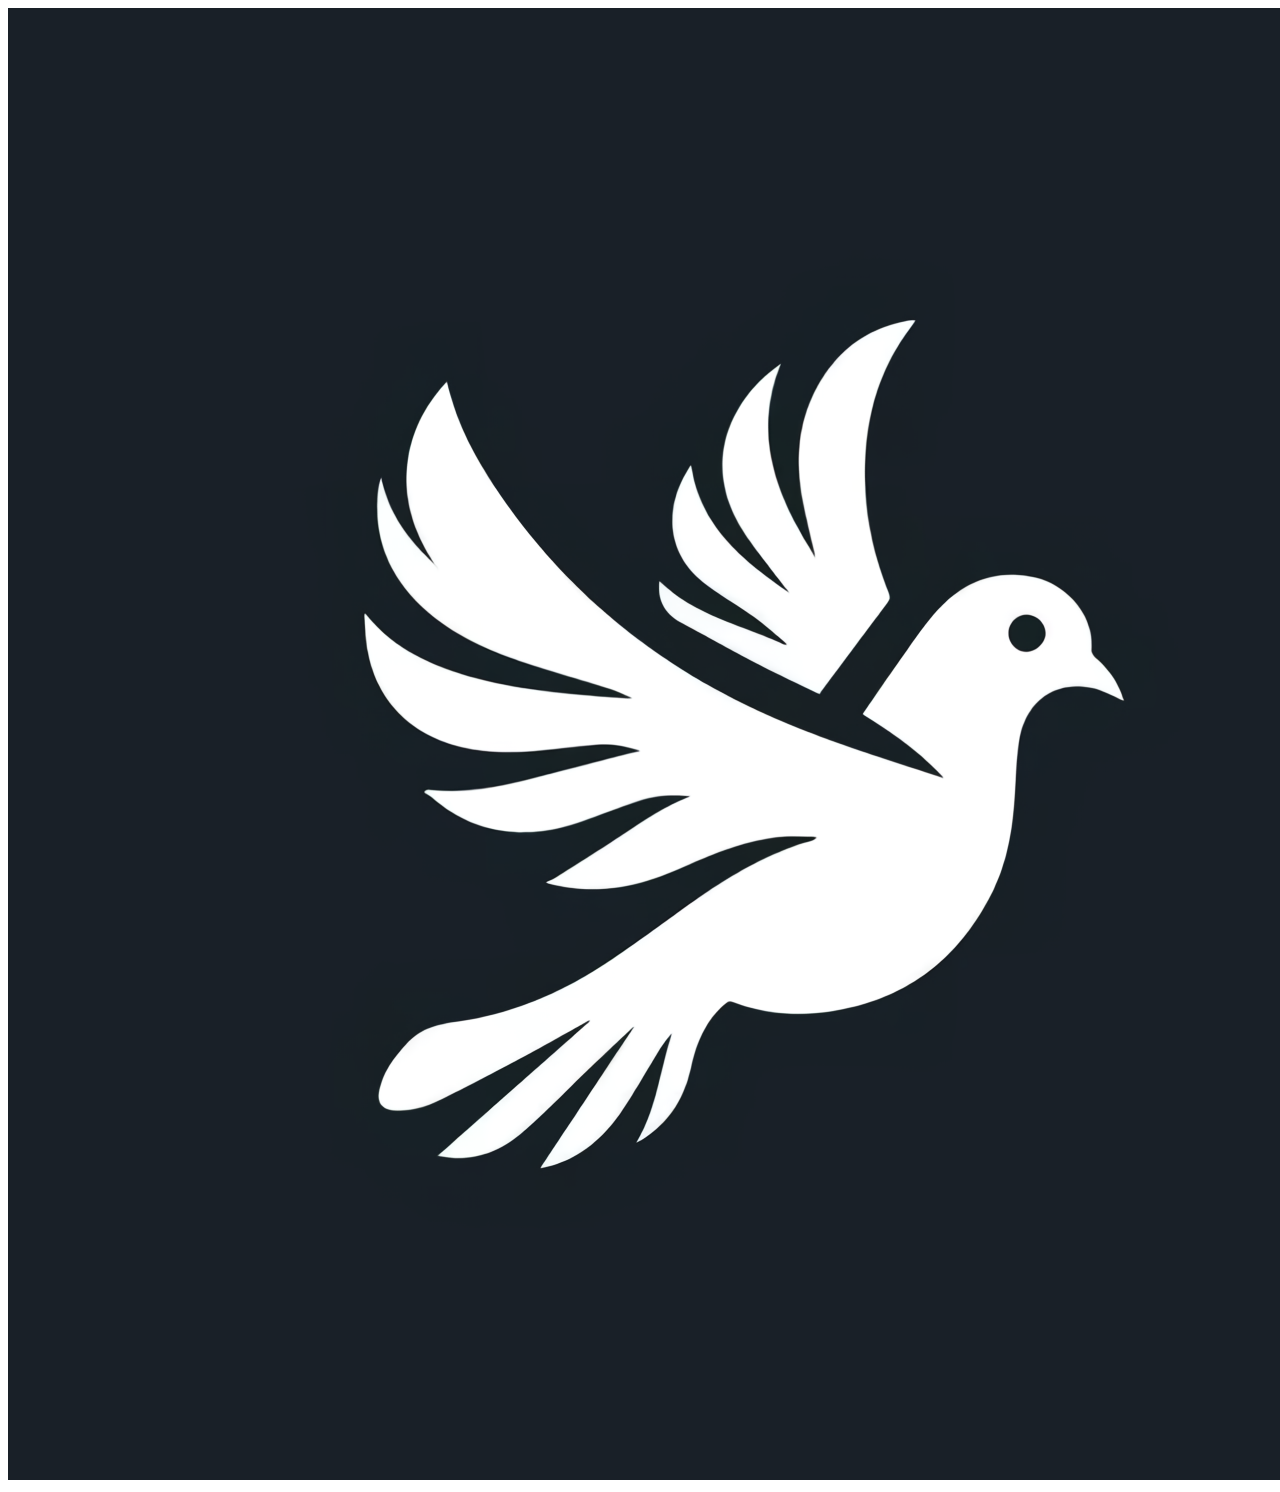
<file: index.html>
<!DOCTYPE html>
<html lang="en">

<head>
    <meta charset="UTF-8">
    <meta name="viewport" content="width=device-width, initial-scale=1.0">
    <title>Splash Screen</title>
    <link rel="stylesheet" href="">
</head>

<body>
    <div class="splash">
        <img src="splash.png" crossorigin="anonymous" alt="Logo">
    </div>
    <script>
        // Redirect to assets/dashboard.html after 1.5 seconds
        setTimeout(function () {
            window.location.href = "dashboard.html";
        }, 1500);
    </script>
</body>

</html>
</file>
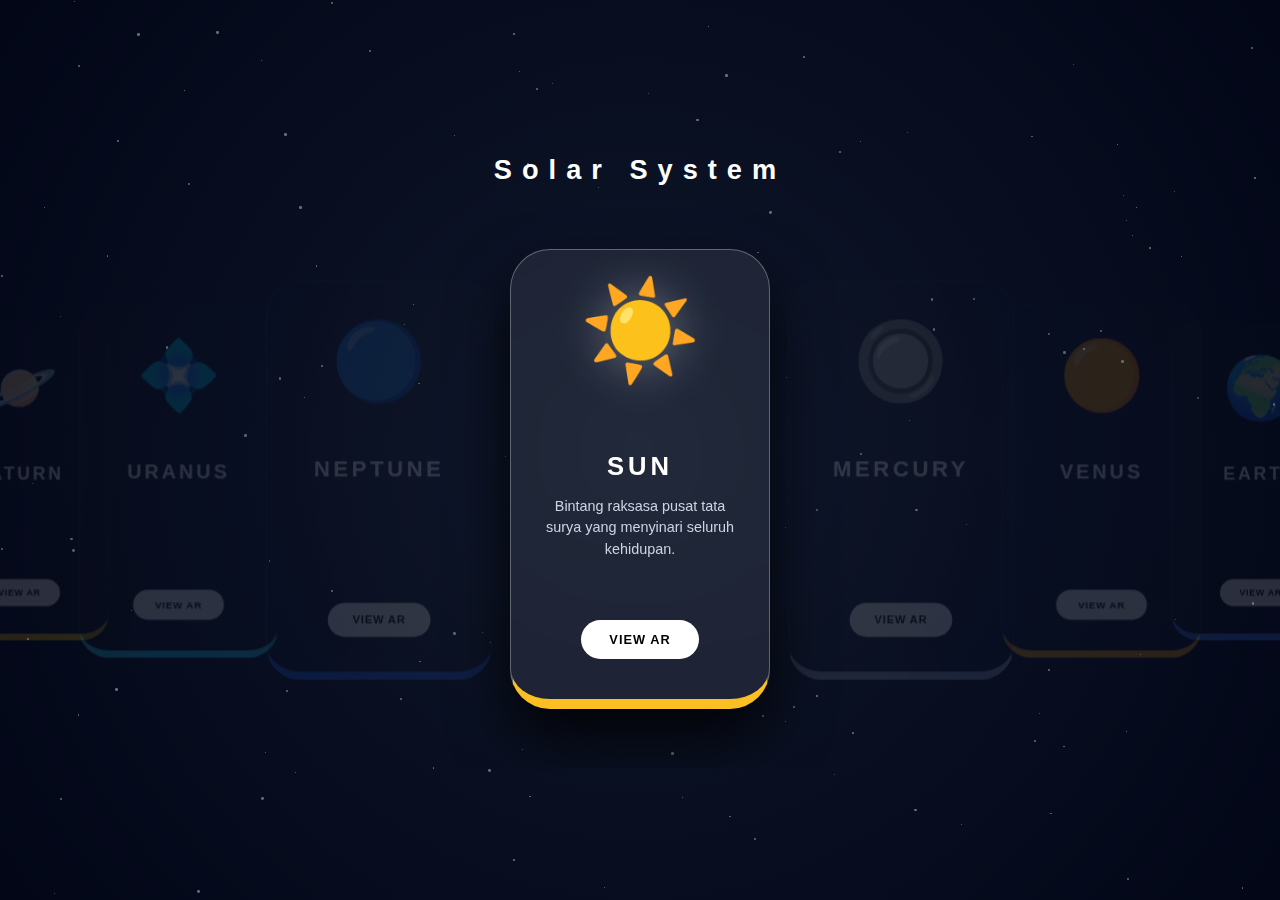
<file: learning.html>
<!DOCTYPE html>
<html lang="id">
<head>
    <meta charset="UTF-8">
    <meta name="viewport" content="width=device-width, initial-scale=1.0">
    <title>Ar Solar System - Optimized Width</title>
    
    <link rel="stylesheet" href="https://cdn.jsdelivr.net/npm/swiper@11/swiper-bundle.min.css" />

    <style>
        :root {
            --bg-dark: #020617;
            --bg-accent: #0f172a;
        }

        body {
            font-family: 'Segoe UI', sans-serif;
            margin: 0;
            background: radial-gradient(circle at center, var(--bg-accent) 0%, var(--bg-dark) 100%);
            color: white;
            display: flex;
            flex-direction: column;
            align-items: center;
            justify-content: center;
            height: 100vh;
            overflow: hidden;
        }

        /* ----- BINTANG DINAMIS ----- */
        #starField {
            position: absolute;
            width: 100%; height: 100%;
            pointer-events: none;
            z-index: 0;
        }
        .star { 
            position: absolute; 
            background: white; 
            border-radius: 50%; 
            opacity: 0.4;
        }
        .blink { animation: blink-anim var(--dur) infinite ease-in-out alternate; }
        
        @keyframes blink-anim { 
            0% { opacity: 0.1; transform: scale(0.7); } 
            100% { opacity: 1; transform: scale(1.3); filter: blur(1px); } 
        }

        /* ----- SWIPER REVISI: LEBAR OPTIMAL ----- */
        .swiper {
            width: 100%;
            padding-top: 40px;
            padding-bottom: 60px;
            z-index: 10;
        }

        .swiper-slide {
            width: 260px; /* Lebar diperbarui dari 220px ke 260px */
            height: 460px; /* Tinggi disesuaikan agar proporsional */
            border-radius: 40px;
            background: rgba(255, 255, 255, 0.04);
            backdrop-filter: blur(15px);
            border: 1px solid rgba(255, 255, 255, 0.1);
            transition: all 0.7s cubic-bezier(0.25, 1, 0.5, 1);
            display: flex;
            flex-direction: column;
            align-items: center;
            justify-content: space-between;
            padding: 40px 20px;
            box-sizing: border-box;
            opacity: 0.15; 
            transform: scale(0.65); /* Sedikit lebih besar dari sebelumnya agar tidak terlalu hilang */
        }

        .swiper-slide-active {
            opacity: 1;
            transform: scale(1.1); 
            border: 1px solid rgba(255, 255, 255, 0.3);
            box-shadow: 0 30px 60px rgba(0, 0, 0, 0.8);
            background: rgba(255, 255, 255, 0.08);
        }

        .icon {
            font-size: 5.5rem;
            transition: 0.5s ease;
        }
        
        .swiper-slide-active .icon {
            transform: scale(1.1) translateY(-10px);
            filter: drop-shadow(0 0 20px rgba(255,255,255,0.3));
        }

        .info-section { 
            text-align: center;
            width: 100%;
        }

        .label {
            display: block;
            font-size: 1.6rem;
            font-weight: 900;
            letter-spacing: 4px;
            margin-bottom: 15px;
            text-transform: uppercase;
        }

        .description {
            font-size: 0.9rem;
            line-height: 1.5;
            color: #cbd5e1;
            opacity: 0;
            transition: 0.5s;
            margin: 0;
            padding: 0 5px;
        }

        .swiper-slide-active .description { opacity: 1; }

        .btn-ar {
            padding: 12px 28px;
            background: #fff;
            color: #000;
            border-radius: 30px;
            text-decoration: none;
            font-weight: 800;
            font-size: 0.8rem;
            text-transform: uppercase;
            letter-spacing: 1px;
            transition: 0.3s;
        }

        /* Identitas Warna Planet */
        .sun { border-bottom: 10px solid #fbbf24; }
        .mercury { border-bottom: 10px solid #94a3b8; }
        .venus { border-bottom: 10px solid #f59e0b; }
        .earth { border-bottom: 10px solid #3b82f6; }
        .mars { border-bottom: 10px solid #ef4444; }
        .jupiter { border-bottom: 10px solid #d97706; }
        .saturn { border-bottom: 10px solid #eab308; }
        .uranus { border-bottom: 10px solid #22d3ee; }
        .neptune { border-bottom: 10px solid #2563eb; }

    </style>
</head>
<body>

    <div id="starField"></div>

    <h2 style="letter-spacing: 10px; font-weight: 800; font-size: 1.7rem;">Solar System</h2>

    <div class="swiper mySwiper">
        <div class="swiper-wrapper">
            
            <div class="swiper-slide sun">
                <span class="icon">☀️</span>
                <div class="info-section">
                    <span class="label">SUN</span>
                    <p class="description">Bintang raksasa pusat tata surya yang menyinari seluruh kehidupan.</p>
                </div>
                <a href="sun.html" class="btn-ar">View AR</a>
            </div>

            <div class="swiper-slide mercury">
                <span class="icon">🔘</span>
                <div class="info-section">
                    <span class="label">MERCURY</span>
                    <p class="description">Planet terkecil dan terdekat dengan Matahari. Permukaannya penuh kawah.</p>
                </div>
                <a href="mercury.html" class="btn-ar">View AR</a>
            </div>

            <div class="swiper-slide venus">
                <span class="icon">🟠</span>
                <div class="info-section">
                    <span class="label">VENUS</span>
                    <p class="description">Planet terpanas dengan atmosfer sangat tebal yang memerangkap panas.</p>
                </div>
                <a href="venus.html" class="btn-ar">View AR</a>
            </div>

            <div class="swiper-slide earth">
                <span class="icon">🌍</span>
                <div class="info-section">
                    <span class="label">EARTH</span>
                    <p class="description">Satu-satunya rumah yang kita kenal dengan air cair dan kehidupan melimpah.</p>
                </div>
                <a href="start.html" class="btn-ar">View AR</a>
            </div>

            <div class="swiper-slide mars">
                <span class="icon">🔴</span>
                <div class="info-section">
                    <span class="label">MARS</span>
                    <p class="description">Dikenal sebagai planet merah karena oksida besi yang menutupi permukaannya.</p>
                </div>
                <a href="mars.html" class="btn-ar">View AR</a>
            </div>

            <div class="swiper-slide jupiter">
                <span class="icon">🪐</span>
                <div class="info-section">
                    <span class="label">JUPITER</span>
                    <p class="description">Raksasa gas terbesar yang memiliki lebih dari 75 bulan yang mengorbit.</p>
                </div>
                <a href="jupiter.html" class="btn-ar">View AR</a>
            </div>

            <div class="swiper-slide saturn">
                <span class="icon">🪐</span>
                <div class="info-section">
                    <span class="label">SATURN</span>
                    <p class="description">Planet cantik yang dikelilingi oleh sistem cincin es dan debu yang megah.</p>
                </div>
                <a href="saturn.html" class="btn-ar">View AR</a>
            </div>

            <div class="swiper-slide uranus">
                <span class="icon">💠</span>
                <div class="info-section">
                    <span class="label">URANUS</span>
                    <p class="description">Raksasa es dingin yang unik karena berotasi miring di sisi sampingnya.</p>
                </div>
                <a href="uranus.html" class="btn-ar">View AR</a>
            </div>

            <div class="swiper-slide neptune">
                <span class="icon">🔵</span>
                <div class="info-section">
                    <span class="label">NEPTUNE</span>
                    <p class="description">Planet paling berangin dengan hembusan yang melampaui kecepatan suara.</p>
                </div>
                <a href="neptune.html" class="btn-ar">View AR</a>
            </div>

        </div>
    </div>

    


    <script src="https://cdn.jsdelivr.net/npm/swiper@11/swiper-bundle.min.js"></script>

    <script>
        var swiper = new Swiper(".mySwiper", {
            effect: "coverflow",
            grabCursor: true,
            centeredSlides: true,
            slidesPerView: "auto",
            speed: 800,
            loop: true,
            coverflowEffect: {
                rotate: 0,
                stretch: -40, // Disesuaikan agar kartu yang lebih lebar tetap merapat rapi
                depth: 180,
                modifier: 1,
                slideShadows: false,
            },
        });

        // Bintang Dinamis
        const starField = document.getElementById('starField');
        for (let i = 0; i < 140; i++) {
            const star = document.createElement('div');
            const size = Math.random() * 2.5 + 0.5;
            star.className = 'star';
            if (Math.random() > 0.4) {
                star.classList.add('blink');
                star.style.setProperty('--dur', (Math.random() * 3 + 2) + 's');
            }
            star.style.width = size + 'px';
            star.style.height = size + 'px';
            star.style.left = Math.random() * 100 + '%';
            star.style.top = Math.random() * 100 + '%';
            starField.appendChild(star);
        }
    </script>
</body>
</html>
</file>
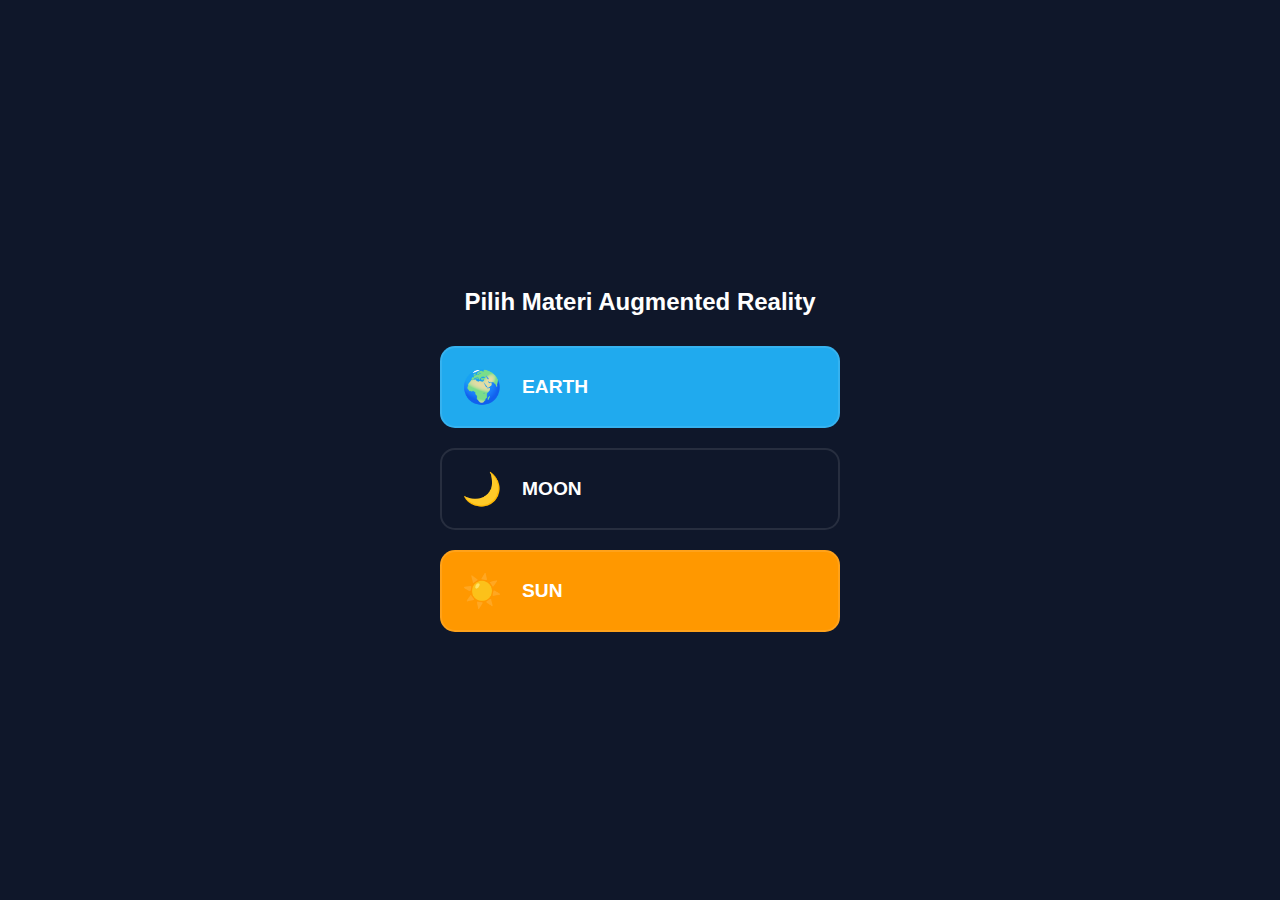
<file: materi.html>
<!DOCTYPE html>
<html lang="id">
<head>
    <meta charset="UTF-8">
    <meta name="viewport" content="width=device-width, initial-scale=1.0">
    <title>Menu AR Astronomi</title>
    <style>
        body {
            font-family: sans-serif;
            margin: 0;
            padding: 0;
            background-color: #0f172a;
            color: white;
            display: flex;
            flex-direction: column;
            align-items: center;
            justify-content: center;
            height: 100vh;
        }

        h2 { margin-bottom: 30px; }

        .menu-container {
            display: flex;
            flex-direction: column;
            gap: 20px;
            width: 80%;
            max-width: 400px;
        }

        .tab-button {
            display: flex;
            align-items: center;
            padding: 20px;
            border-radius: 15px;
            text-decoration: none;
            color: white;
            font-weight: bold;
            font-size: 1.2rem;
            transition: transform 0.2s;
            border: 2px solid rgba(255,255,255,0.1);
        }

        .tab-button:active {
            transform: scale(0.95);
        }

        /* Warna khusus untuk Bumi */
        .earth {
            background-color: #20aaee;
        }

        /* Warna khusus untuk Matahari */
        .sun {
            background-color: #ff9800;
        }

        .icon {
            font-size: 2rem;
            margin-right: 20px;
        }
    </style>
</head>
<body>

    <h2>Pilih Materi Augmented Reality</h2>

    <div class="menu-container">
        <a href="earth.html" class="tab-button earth">
            <span class="icon">🌍</span>
            <span>EARTH</span>
        </a>

        <a href="moon.html" class="tab-button moon">
            <span class="icon">🌙</span>
            <span>MOON</span>
        </a>

        <a href="sun.html" class="tab-button sun">
            <span class="icon">☀️</span>
            <span>SUN</span>
        </a>
    </div>

</body>
</html>
</file>
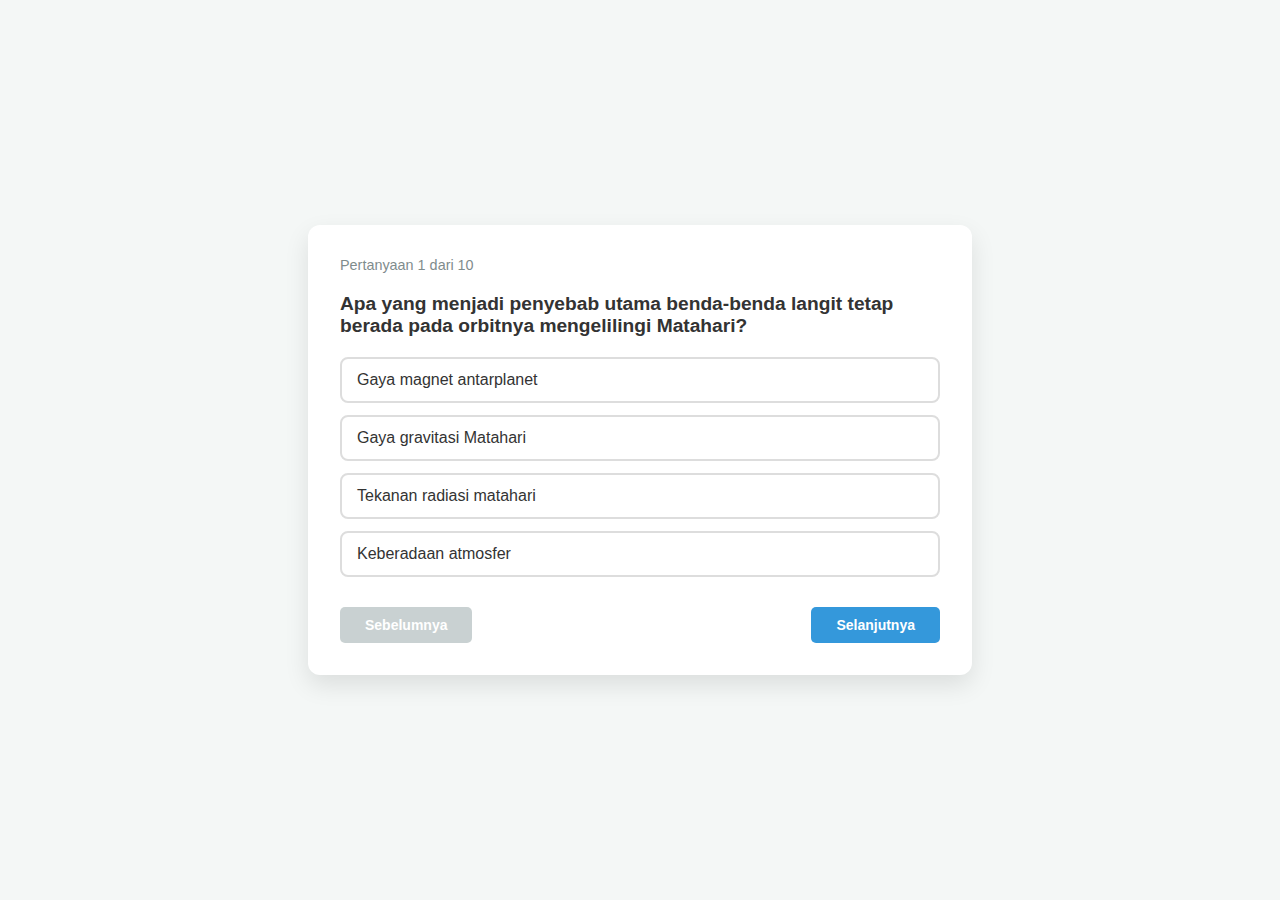
<file: quiz2.html>
<!DOCTYPE html>
<html lang="id">
<head>
    <meta charset="UTF-8">
    <meta name="viewport" content="width=device-width, initial-scale=1.0">
    <title>Kuis Tata Surya SMA/SMK</title>
    <style>
        :root {
            --primary-color: #2c3e50;
            --secondary-color: #3498db;
            --bg-color: #f4f7f6;
            --text-color: #333;
            --accent-color: #95a5a6;
        }

        body {
            font-family: 'Segoe UI', Tahoma, Geneva, Verdana, sans-serif;
            background-color: var(--bg-color);
            color: var(--text-color);
            margin: 0;
            display: flex;
            justify-content: center;
            align-items: center;
            min-height: 100vh;
        }

        .quiz-container {
            background-color: white;
            padding: 2rem;
            border-radius: 12px;
            box-shadow: 0 10px 25px rgba(0,0,0,0.1);
            width: 90%;
            max-width: 600px;
        }

        h2 {
            margin-top: 0;
            color: var(--primary-color);
            border-bottom: 2px solid var(--bg-color);
            padding-bottom: 10px;
        }

        .question-info {
            font-size: 0.9rem;
            color: #7f8c8d;
            margin-bottom: 20px;
        }

        .question {
            font-size: 1.2rem;
            font-weight: 600;
            margin-bottom: 20px;
        }

        .options {
            display: flex;
            flex-direction: column;
            gap: 12px;
        }

        .option {
            padding: 12px 15px;
            border: 2px solid #ddd;
            border-radius: 8px;
            cursor: pointer;
            transition: all 0.3s;
        }

        .option:hover {
            border-color: var(--secondary-color);
            background-color: #ebf5fb;
        }

        .option.selected {
            background-color: var(--secondary-color);
            color: white;
            border-color: var(--secondary-color);
        }

        .controls {
            margin-top: 30px;
            display: flex;
            justify-content: space-between;
        }

        button, .btn-link {
            padding: 10px 25px;
            border: none;
            border-radius: 5px;
            cursor: pointer;
            font-weight: 600;
            transition: opacity 0.3s;
            text-decoration: none;
            display: inline-flex;
            align-items: center;
            justify-content: center;
            font-size: 14px;
        }

        #prev-btn { background-color: var(--accent-color); color: white; }
        #next-btn { background-color: var(--secondary-color); color: white; }
        #submit-btn { background-color: #27ae60; color: white; display: none; }

        button:disabled { opacity: 0.5; cursor: not-allowed; }

        /* Styling Area Hasil */
        #result-container {
            text-align: center;
            display: none;
        }

        .score {
            font-size: 3rem;
            font-weight: bold;
            color: var(--secondary-color);
            margin: 10px 0;
        }

        .result-actions {
            display: flex;
            gap: 10px;
            justify-content: center;
            margin-top: 25px;
        }

        .btn-retry { background-color: var(--secondary-color); color: white; }
        .btn-dashboard { background-color: var(--accent-color); color: white; }

        .btn-retry:hover, .btn-dashboard:hover { opacity: 0.8; }
    </style>
</head>
<body>

<div class="quiz-container" id="quiz-box">
    <div id="quiz-content">
        <div class="question-info">Pertanyaan <span id="current-pos">1</span> dari 10</div>
        <div class="question" id="question-text">Memuat pertanyaan...</div>
        <div class="options" id="options-container"></div>

        <div class="controls">
            <button id="prev-btn" onclick="prevQuestion()" disabled>Sebelumnya</button>
            <button id="next-btn" onclick="nextQuestion()">Selanjutnya</button>
            <button id="submit-btn" onclick="showResult()">Kirim Jawaban</button>
        </div>
    </div>

    <div id="result-container">
        <h2>Hasil Kuis Anda</h2>
        <div class="score" id="final-score">0</div>
        <p id="score-message"></p>
        
        <div class="result-actions">
            <button class="btn-retry" onclick="location.reload()">Coba Lagi</button>
            <a href="dashboard.html" class="btn-link btn-dashboard">Dashboard</a>
        </div>
    </div>
</div>

<script>
    const quizData = [
        {
            q: "Apa yang menjadi penyebab utama benda-benda langit tetap berada pada orbitnya mengelilingi Matahari?",
            a: ["Gaya magnet antarplanet", "Gaya gravitasi Matahari", "Tekanan radiasi matahari", "Keberadaan atmosfer"],
            correct: 1
        },
        {
            q: "Hukum Kepler II menyatakan bahwa garis penghubung planet dan Matahari menyapu luas yang sama. Implikasinya adalah...",
            a: ["Orbit planet lingkaran sempurna", "Planet bergerak lebih cepat di perihelion", "Waktu revolusi sebanding jarak", "Planet tidak berotasi"],
            correct: 1
        },
        {
            q: "Planet manakah yang dikenal sebagai 'Planet Superior' namun tidak memiliki permukaan padat?",
            a: ["Mars", "Venus", "Jupiter", "Merkurius"],
            correct: 2
        },
        {
            q: "Sabuk Asteroid terletak di antara orbit planet...",
            a: ["Bumi dan Mars", "Jupiter dan Saturnus", "Mars dan Jupiter", "Saturnus dan Uranus"],
            correct: 2
        },
        {
            q: "Kenapa Venus lebih panas dari Merkurius?",
            a: ["Banyak gunung berapi", "Tidak ada atmosfer", "Efek rumah kaca ekstrem", "Rotasi sangat cepat"],
            correct: 2
        },
        {
            q: "Cincin Saturnus sebagian besar terbuat dari...",
            a: ["Gas hidrogen beku", "Pecahan es dan batuan berlapis es", "Lava dingin", "Oksigen cair"],
            correct: 1
        },
        {
            q: "Ekor komet selalu menjauhi Matahari karena...",
            a: ["Gravitasi planet", "Angin surya dan radiasi Matahari", "Kecepatan orbit", "Gesekan atmosfer"],
            correct: 1
        },
        {
            q: "Berapa nilai percepatan gravitasi standar di permukaan Bumi?",
            a: ["1,62 m/s²", "3,71 m/s²", "9,81 m/s²", "24,79 m/s²"],
            correct: 2
        },
        {
            q: "Perbedaan utama antara meteoroid, meteor, dan meteorit adalah...",
            a: ["Massa", "Lokasi objek berada", "Kecepatan cahaya", "Kandungan mineral"],
            correct: 1
        },
        {
            q: "Pasang surut air laut paling kuat dipengaruhi oleh gravitasi...",
            a: ["Matahari", "Bulan", "Jupiter", "Venus"],
            correct: 1
        }
    ];

    let currentIdx = 0;
    let userAnswers = new Array(quizData.length).fill(null);

    const questionText = document.getElementById('question-text');
    const optionsContainer = document.getElementById('options-container');
    const currentPosEl = document.getElementById('current-pos');
    const prevBtn = document.getElementById('prev-btn');
    const nextBtn = document.getElementById('next-btn');
    const submitBtn = document.getElementById('submit-btn');

    function loadQuestion() {
        const currentData = quizData[currentIdx];
        questionText.innerText = currentData.q;
        currentPosEl.innerText = currentIdx + 1;
        
        optionsContainer.innerHTML = '';
        currentData.a.forEach((opt, i) => {
            const div = document.createElement('div');
            div.className = 'option';
            if (userAnswers[currentIdx] === i) div.classList.add('selected');
            div.innerText = opt;
            div.onclick = () => selectOption(i);
            optionsContainer.appendChild(div);
        });

        prevBtn.disabled = currentIdx === 0;
        if (currentIdx === quizData.length - 1) {
            nextBtn.style.display = 'none';
            submitBtn.style.display = 'block';
        } else {
            nextBtn.style.display = 'block';
            submitBtn.style.display = 'none';
        }
    }

    function selectOption(idx) {
        userAnswers[currentIdx] = idx;
        const options = document.querySelectorAll('.option');
        options.forEach(opt => opt.classList.remove('selected'));
        options[idx].classList.add('selected');
    }

    function nextQuestion() {
        if (currentIdx < quizData.length - 1) {
            currentIdx++;
            loadQuestion();
        }
    }

    function prevQuestion() {
        if (currentIdx > 0) {
            currentIdx--;
            loadQuestion();
        }
    }

    function showResult() {
        let score = 0;
        userAnswers.forEach((ans, i) => {
            if (ans === quizData[i].correct) score++;
        });

        const finalScore = (score / quizData.length) * 100;
        document.getElementById('quiz-content').style.display = 'none';
        document.getElementById('result-container').style.display = 'block';
        document.getElementById('final-score').innerText = finalScore;
        
        let msg = "";
        if(finalScore >= 80) msg = "Luar biasa! Kamu ahli astronomi!";
        else if(finalScore >= 60) msg = "Cukup baik, pelajari lagi sedikit ya!";
        else msg = "Jangan menyerah, baca lagi materi tata surya kamu!";
        document.getElementById('score-message').innerText = msg;
    }

    loadQuestion();
</script>

</body>
</html>
</file>
